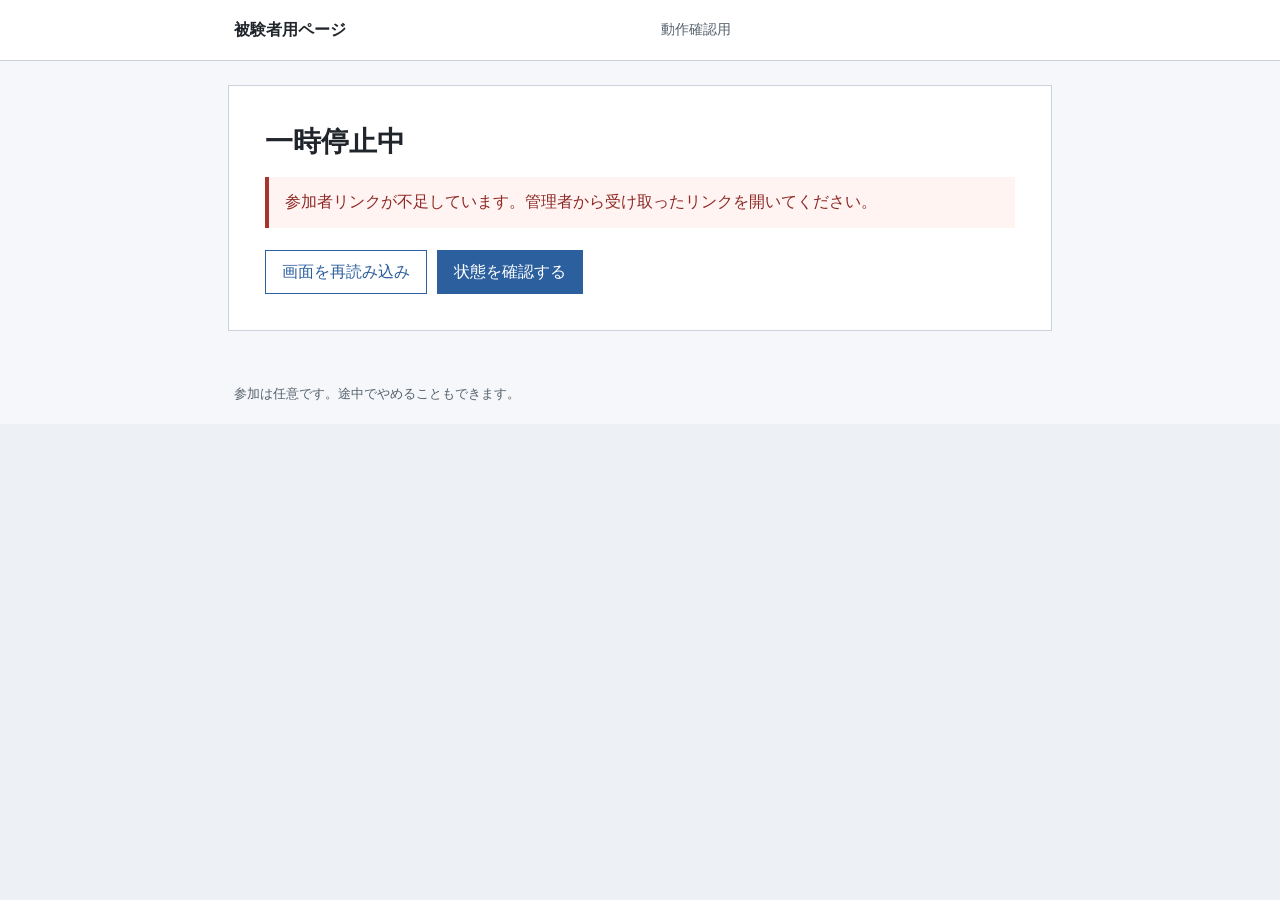
<file: experiment-participant.html>
<!doctype html>
<html lang="ja">
<head>
<meta charset="utf-8">
<meta name="viewport" content="width=device-width,initial-scale=1,viewport-fit=cover">
<meta name="color-scheme" content="light">
<title>被験者用ページ | ARIA</title>
<link rel="stylesheet" href="/experiment.css">
<style>
body.participant { background: #f5f7fa; }
.participant .header-inner, .participant main, .participant footer { max-width: 860px; }
.participant main { padding: 24px 18px 40px; }
.participant .screen { min-height: 0; padding: clamp(20px, 4vw, 36px); border: 1px solid var(--line); }
.participant .screen h1 { margin-top: 0; font-size: clamp(22px, 3vw, 28px); }
.trial-phase { border-bottom: 1px solid var(--line); margin-bottom: 20px; }
.trial-phase .phase-label { margin: 0 0 6px; }
.trial-phase .phase-timing { min-height: 42px; margin-bottom: 10px; }
.trial-phase .phase-timing[hidden] { display: block; visibility: hidden; }
#trialScreen h1 { font-size: clamp(19px, 2.6vw, 24px); }
#trialScreen .choice:disabled { cursor: default; color: var(--muted); background: #f5f7fa; }
#trialScreen .choices { grid-template-columns: repeat(2, minmax(0, 1fr)); }
#trialScreen .confidence-list { grid-template-columns: repeat(2, minmax(0, 1fr)); }
#withdrawTrial { margin-left: auto; }
#trialNotice { margin: 8px 0 0; }
@media (min-width: 760px) {
  #trialScreen .confidence-list { grid-template-columns: repeat(4, minmax(0, 1fr)); }
}
@media(max-width: 760px) { .participant main { padding: 16px 12px 30px; } }
</style>
</head>
<body class="participant">
<header><div class="header-inner"><div class="brand">被験者用ページ</div><span id="modeLabel" class="tag">動作確認用</span><div id="progress" class="progress"></div></div></header>
<main>
  <section class="screen" id="screen" aria-live="polite"><p>セッションを読み込んでいます…</p></section>
  <section class="screen" id="trialScreen" aria-labelledby="trialQuestion" hidden>
    <div class="trial-phase">
      <p id="presentationPhase" class="phase-label" role="status">準備しています</p>
      <div class="phase-timing" id="phaseTiming" aria-live="off">
        <span id="phaseCountdown" class="phase-countdown">処理中</span>
        <progress id="phaseProgress" class="phase-progress" aria-label="提示の残り時間"></progress>
      </div>
    </div>
    <h1 id="trialQuestion" tabindex="-1">今の目は、どの感情に見えましたか？</h1>
    <div id="emotionChoices" class="choices" role="group" aria-label="感情の回答"></div>
    <div id="confidence" class="confidence">
      <h3>回答にどのくらい自信がありますか？</h3>
      <div id="confidenceChoices" class="confidence-list" role="group" aria-label="確信度"></div>
    </div>
    <div class="actions">
      <button type="button" class="button" id="trialAction" hidden></button>
      <button type="button" class="button" id="submitAnswer" disabled>回答を確定</button>
      <button type="button" class="button secondary" id="withdrawTrial">中断</button>
    </div>
    <p id="trialNotice" class="status" role="status"></p>
  </section>
</main>
<footer>参加は任意です。途中でやめることもできます。</footer>
<script>
const $ = id => document.getElementById(id);
const sessionId = new URLSearchParams(location.search).get('session') || '';
const access = new URLSearchParams(location.hash.slice(1)).get('access') || '';
let view = null;
let busy = false;
let abortPending = false;
let answerPresentationId = null;
let responseStarted = 0;
let responseLatency = null;
let selectedEmotion = null;
let selectedConfidence = null;
let hardwareHeartbeat = 0;
let hardwareHeartbeatPending = false;
let hardwareHeartbeatError = null;
let hardwareHeartbeatGeneration = 0;
let cueAudio = null;
let trialControlsReady = false;
const answers=[['anger','怒っている'],['disgust','嫌がっている（嫌悪）'],['fear','怖がっている'],['joy','喜んでいる'],['sadness','悲しんでいる'],['surprise','驚いている'],['neutral','特に感情を感じない'],['other','その他・わからない']];
async function api(path,body={}){const response=await fetch(path,{method:'POST',headers:{'Content-Type':'application/json'},body:JSON.stringify({session_id:sessionId,access,...body})});const result=await response.json();if(!response.ok||!result.ok)throw new Error(result.error||`HTTP ${response.status}`);return result}
async function load(){
  if(!sessionId || !access){
    showError('参加者リンクが不足しています。管理者から受け取ったリンクを開いてください。');
    return;
  }
  try {
    view = await api('/api/experiment/session/state');
    abortPending = false;
    renderState();
  } catch(error) {
    showError(error.message);
  }
}
function updateProgress(){
  if(!view)return;
  const {completed,total} = view.progress;
  $('progress').textContent = view.status === 'completed' || view.needs_break
    ? `${completed} / ${total}`
    : view.practice_done ? `${Math.min(completed+1,total)} / ${total}` : '';
}
function setScreen(html){
  $('trialScreen').hidden = true;
  $('screen').hidden = false;
  $('screen').innerHTML = html;
  window.scrollTo({top:0,behavior:'auto'});
  const target = $('screen').querySelector('h1,h2,button,input');
  if(target){
    if(/^H[12]$/.test(target.tagName))target.tabIndex = -1;
    target.focus({preventScroll:true});
  }
}
function showError(message,canRetry=true){
  setScreen(`<h1>一時停止中</h1><div class="error" role="alert"></div><div class="actions"><button class="button secondary" id="reload">画面を再読み込み</button>${canRetry?'<button class="button" id="retry">状態を確認する</button>':''}</div>`);
  $('screen').querySelector('.error').textContent = message;
  $('reload').onclick = () => location.reload();
  if($('retry'))$('retry').onclick = () => void load();
}
function renderState(){
  updateProgress();
  $('modeLabel').textContent = view.hardware_mode === 'hardware' ? '実機提示' : '動作確認用';
  if(view.status === 'declined'){setScreen('<h1>参加を取りやめました</h1><p>この画面を閉じてください。</p>');return}
  if(view.status === 'aborted'){setScreen('<h1>中断しました</h1><p>ここまでの回答は保存されています。</p>');return}
  if(view.status === 'completed'){renderComplete();return}
  if(!view.consented){renderConsent();return}
  if(view.active){
    if(view.active.phase === 'answer' && view.active.presentation_id){
      showAnswer(view.active.kind === 'practice', view.active.response_elapsed_ms || 0, view.active.presentation_id);
    }else{
      offerTrialAction('提示をやり直しますか？','再提示は記録されます。','もう一度提示する', {replay:true});
    }
    return;
  }
  if(view.needs_break){renderBreak();return}
  if(view.status === 'consented'){renderWelcome();return}
  offerTrialAction('準備ができたら開始してください。','','続ける');
}
function renderConsent(){const notice=view.hardware_mode==='hardware'?'実機の目の表情を見て、感じたことを回答してください。':'動作確認用です。実機は動きません。回答はテストデータとして保存されます。';setScreen(`<h1>実験の説明</h1><p>共通基準の瞼UI値：${view.baseline?.eyelid_open_percent ?? '不明'}%</p><p>ロボットの目がどの感情に見えるかを調べます。表情を見たあと、感情と回答への自信を選んでください。正解は表示しません。</p><p class="notice">${notice}</p><ul class="list"><li>記録するもの：参加者ID、回答、確信度、回答時間、提示条件</li><li>氏名・映像・音声は記録しません。</li><li>参加は自由です。途中でやめても不利益はありません。</li></ul><label class="checkbox"><input id="consentCheck" type="checkbox"><span>説明を読み、参加に同意します。</span></label><div class="actions"><button class="button" id="accept" disabled>同意して進む</button><button class="button secondary" id="decline">同意しない</button></div>`);const check=$('consentCheck');const accept=$('accept');check.addEventListener('change',()=>accept.disabled=!check.checked);accept.onclick=async()=>{if(busy||!check.checked)return;busy=true;accept.disabled=true;try{view=await api('/api/experiment/consent',{accepted:true});renderWelcome()}catch(error){showError(error.message)}finally{busy=false}};$('decline').onclick=async()=>{if(busy)return;busy=true;try{view=await api('/api/experiment/consent',{accepted:false});renderState()}catch(error){showError(error.message)}finally{busy=false}}}
function renderWelcome(){
  const notice = view.hardware_mode === 'hardware'
    ? '開始音が鳴ったらロボットの目を見て、回答音が鳴ったら画面で回答してください。'
    : '動作確認用です。通知音と画面を確認できます。';
  setScreen(`<h1>開始前の確認</h1>
    <p>${notice}</p>
    <p>練習1回のあと、42回の提示を行います。14回目と28回目のあとに休憩できます。回答に時間制限はありません。</p>
    <div class="actions">
      <button class="button secondary" id="testSound">2種類の音を試聴する</button>
      <button class="button" id="begin">練習を始める</button>
      <button class="button secondary" id="withdraw">中断</button>
    </div>
    <p id="soundStatus" class="status" role="status"></p>`);
  $('testSound').onclick = () => void previewCues();
  $('begin').onclick = () => void startFromButton({startSession:true});
  $('withdraw').onclick = () => void abortSession();
}
async function enableCues(){
  if(!cueAudio){
    const Audio = window.AudioContext || window.webkitAudioContext;
    if(!Audio)throw new Error('音声を再生できるブラウザで開いてください。');
    cueAudio = new Audio();
  }
  if(cueAudio.state !== 'running'){
    let timeout;
    try {
      await Promise.race([
        cueAudio.resume(),
        new Promise((_,reject) => {
          timeout = setTimeout(() => reject(new Error('音声の再生を許可してから、もう一度押してください。')), 2000);
        })
      ]);
    } finally {
      clearTimeout(timeout);
    }
  }
  if(cueAudio.state !== 'running')throw new Error('音声を有効にしてから、もう一度押してください。');
}
function playCue(type,offset=0){
  if(cueAudio?.state !== 'running')throw new Error('通知音を再生できませんでした。');
  const frequencies = type === 'start' ? [440,660] : [660,440];
  const start = cueAudio.currentTime + offset;
  for(const [index,frequency] of frequencies.entries()){
    const at = start + index * .11;
    const note = cueAudio.createOscillator();
    const gain = cueAudio.createGain();
    note.frequency.value = frequency;
    gain.gain.setValueAtTime(0,at);
    gain.gain.linearRampToValueAtTime(.12,at+.01);
    gain.gain.linearRampToValueAtTime(0,at+.09);
    note.connect(gain);
    gain.connect(cueAudio.destination);
    note.onended = () => {note.disconnect();gain.disconnect()};
    note.start(at);
    note.stop(at+.09);
  }
}
async function previewCues(){
  if(busy || abortPending)return;
  busy = true;
  const status = $('soundStatus');
  try {
    await enableCues();
    if(abortPending)return;
    playCue('start');
    playCue('answer',.65);
    status.textContent = '低→高が開始音、高→低が回答音です。';
    await new Promise(resolve => setTimeout(resolve, 900));
  }catch(error){
    if(!abortPending)status.textContent = error.message;
  }finally{
    busy = false;
  }
}
function showTrialScreen(){
  if(!trialControlsReady){
    $('emotionChoices').innerHTML = answers.map(([id,label]) =>
      `<button type="button" class="choice" data-emotion="${id}" aria-pressed="false" disabled>${label}</button>`).join('');
    const confidenceLabels = ['ほとんど自信がない','あまり自信がない','やや自信がある','とても自信がある'];
    $('confidenceChoices').innerHTML = confidenceLabels.map((label,i) =>
      `<button type="button" class="choice" data-confidence="${i+1}" aria-pressed="false" disabled>${i+1} · ${label}</button>`).join('');
    for(const button of document.querySelectorAll('[data-emotion]')){
      button.onclick = () => {
        if(busy || !answerPresentationId || button.disabled)return;
        if(selectedEmotion === null)responseLatency = Math.max(0,Math.round(performance.now()-responseStarted));
        if(selectedEmotion !== button.dataset.emotion)selectedConfidence = null;
        selectedEmotion = button.dataset.emotion;
        setAnswerControls(true);
      };
    }
    for(const button of document.querySelectorAll('[data-confidence]')){
      button.onclick = () => {
        if(busy || button.disabled)return;
        selectedConfidence = Number(button.dataset.confidence);
        setAnswerControls(true);
      };
    }
    $('submitAnswer').onclick = () => void submitAnswer();
    $('withdrawTrial').onclick = () => void abortSession();
    trialControlsReady = true;
  }
  const entering = $('trialScreen').hidden;
  $('screen').hidden = true;
  $('trialScreen').hidden = false;
  updateProgress();
  if(entering)window.scrollTo({top:0,behavior:'auto'});
}
function setAnswerControls(enabled){
  const needsConfidence = selectedEmotion !== null && selectedEmotion !== 'other';
  for(const button of document.querySelectorAll('[data-emotion]')){
    button.disabled = !enabled;
    button.setAttribute('aria-pressed',String(button.dataset.emotion === selectedEmotion));
  }
  for(const button of document.querySelectorAll('[data-confidence]')){
    button.disabled = !enabled || !needsConfidence;
    button.setAttribute('aria-pressed',String(Number(button.dataset.confidence) === selectedConfidence));
  }
  $('submitAnswer').disabled = !enabled || selectedEmotion === null || (needsConfidence && selectedConfidence === null);
}
function clearAnswer(){
  answerPresentationId = null;
  responseLatency = null;
  selectedEmotion = null;
  selectedConfidence = null;
  setAnswerControls(false);
}
function offerTrialAction(label,notice,buttonText,options={}){
  showTrialScreen();
  clearAnswer();
  $('phaseTiming').hidden = true;
  $('presentationPhase').textContent = label;
  $('trialNotice').textContent = notice;
  const action = $('trialAction');
  action.textContent = buttonText;
  action.hidden = false;
  action.disabled = false;
  action.onclick = () => void startFromButton(options);
  action.focus({preventScroll:true});
}
async function startFromButton({startSession=false,replay=false,resumeBreak=false}={}){
  if(busy || abortPending)return;
  busy = true;
  const button = startSession ? $('begin') : $('trialAction');
  const status = startSession ? $('soundStatus') : $('trialNotice');
  button.disabled = true;
  try {
    // Audio must be unlocked from the original click, before waiting for an API.
    await enableCues();
    if(abortPending)return;
    if(startSession)view = await api('/api/experiment/start');
    if(resumeBreak)view = await api('/api/experiment/break');
  }catch(error){
    if(!abortPending)status.textContent = error.message;
    return;
  }finally{
    busy = false;
    button.disabled = false;
  }
  await runPresentation(replay);
}
function stopHardwareHeartbeat(){if(hardwareHeartbeat)clearInterval(hardwareHeartbeat);hardwareHeartbeat=0;hardwareHeartbeatGeneration++}
async function checkHardwareHeartbeat(){
  if(view?.hardware_mode!=='hardware')return;
  const generation=hardwareHeartbeatGeneration;
  try{
    const result=await api('/api/experiment/heartbeat');
    if(result.active!==true)throw new Error('実機の操作権が失われました。実験者にお知らせください。');
  }catch(error){if(generation===hardwareHeartbeatGeneration)hardwareHeartbeatError=error;throw error}
}
function startHardwareHeartbeat(){
  if(view?.hardware_mode!=='hardware'||hardwareHeartbeat)return;
  hardwareHeartbeat=setInterval(async()=>{
    if(hardwareHeartbeatPending)return;
    hardwareHeartbeatPending=true;
    const generation=hardwareHeartbeatGeneration;
    try{await checkHardwareHeartbeat()}catch{if(generation===hardwareHeartbeatGeneration)stopHardwareHeartbeat()}finally{hardwareHeartbeatPending=false}
  },500);
}
function delay(ms,onTick){
  return new Promise((resolve,reject)=>{
    const started=performance.now();
    function tick(){
      if(abortPending){reject(new Error('実験を中断しました。'));return}
      if(hardwareHeartbeatError){reject(new Error('実機との接続が途切れました。実験者にお知らせください。'));return}
      const remaining=Math.max(0,ms-(performance.now()-started));
      if(onTick)onTick(remaining);
      if(remaining===0){resolve();return}
      setTimeout(tick,Math.min(100,remaining));
    }
    tick();
  });
}
function showPresentationPhase(label,durationMs=null,remainingMs=durationMs){
  const phase=$('presentationPhase'),countdown=$('phaseCountdown'),bar=$('phaseProgress');
  if(!phase||!countdown||!bar)return;
  if(phase.textContent!==label)phase.textContent=label;
  bar.setAttribute('aria-label',label+'の残り時間');
  if(durationMs===null){
    countdown.textContent='処理中';bar.removeAttribute('value');
    bar.setAttribute('aria-valuetext','処理中');
    return;
  }
  const remaining=Math.max(0,Math.min(durationMs,remainingMs));
  const seconds=(Math.ceil(remaining/100)/10).toFixed(1);
  countdown.textContent='残り '+seconds+' 秒';
  bar.max=durationMs;bar.value=remaining;
  bar.setAttribute('aria-valuetext','残り '+seconds+' 秒');
}
async function waitPresentationPhase(label,ms){
  showPresentationPhase(label,ms,ms);
  await delay(ms,remaining=>showPresentationPhase(label,ms,remaining));
}
async function recordEvent(name){
  if(abortPending)throw new Error('実験を中断しました。');
  if(hardwareHeartbeatError)throw hardwareHeartbeatError;
  await api('/api/experiment/trial/event',{event:name});
  if(abortPending)throw new Error('実験を中断しました。');
}
async function runPresentation(replay=false){
  if(busy || abortPending)return;
  busy = true;
  let trialStarted = false;
  showTrialScreen();
  clearAnswer();
  $('trialAction').hidden = true;
  $('phaseTiming').hidden = false;
  $('trialNotice').textContent = '';
  showPresentationPhase('準備しています');
  try {
    stopHardwareHeartbeat();
    hardwareHeartbeatError = null;
    const stimulus = await api('/api/experiment/trial/start',{replay,protocol_version:view.presentation_protocol?.version});
    trialStarted = true;
    const practice = stimulus.kind === 'practice';
    await recordEvent('instruction');
    startHardwareHeartbeat();
    playCue('start');
    const instruction = view.hardware_mode === 'hardware' ? 'ロボットの目を見てください' : '提示までお待ちください';
    await waitPresentationPhase(practice ? '練習 · '+instruction : instruction,2000);
    showPresentationPhase('表情への移行を開始しています');
    await recordEvent('baseline');
    await recordEvent('transition');
    await waitPresentationPhase('表情へ移行中',500);
    showPresentationPhase('表情の保持を開始しています');
    await recordEvent('target');
    await waitPresentationPhase('表情を表示中',5000);
    showPresentationPhase('基準への復帰を開始しています');
    await recordEvent('return');
    await waitPresentationPhase('基準に戻しています',500);
    showPresentationPhase('回答を準備しています');
    await checkHardwareHeartbeat();
    await recordEvent('response');
    playCue('answer');
    showAnswer(practice,0,stimulus.presentation_id);
  }catch(error){
    stopHardwareHeartbeat();
    hardwareHeartbeatError = null;
    if(!abortPending){
      if(trialStarted)await api('/api/experiment/error',{message:error.message}).catch(()=>{});
      showError(error.message);
    }
  }finally{
    busy = false;
  }
}
function showAnswer(practice,elapsedMs=0,presentationId=answerPresentationId){
  showTrialScreen();
  clearAnswer();
  answerPresentationId = presentationId;
  $('trialAction').hidden = true;
  $('phaseTiming').hidden = true;
  $('presentationPhase').textContent = (practice?'練習の回答':'回答中')+' · 時間制限なし';
  $('trialNotice').textContent = '';
  responseStarted = performance.now()-Math.max(0,Number(elapsedMs)||0);
  setAnswerControls(true);
  $('trialQuestion').focus({preventScroll:true});
}
async function submitAnswer(){
  if(busy || abortPending || !answerPresentationId || selectedEmotion === null
      || (selectedEmotion !== 'other' && selectedConfidence === null))return;
  busy = true;
  setAnswerControls(false);
  $('trialNotice').textContent = '回答を保存しています…';
  // A reloaded answer page may need a new click to unlock audio.
  const audioReady = cueAudio?.state === 'running' ? null : enableCues().catch(() => {});
  try {
    view = await api('/api/experiment/answer',{
      presentation_id:answerPresentationId,perceived_emotion:selectedEmotion,
      confidence:selectedEmotion==='other'?null:selectedConfidence,response_latency_ms:responseLatency
    });
    if(abortPending)return;
    if(view.status === 'completed'){stopHardwareHeartbeat();renderComplete();return}
    if(view.needs_break){stopHardwareHeartbeat();renderBreak();return}
    if(audioReady)await audioReady;
    if(abortPending)return;
    if(cueAudio?.state !== 'running'){
      offerTrialAction('回答を保存しました。','次の試行のため通知音を有効にしてください。','音を有効にして続ける');
      return;
    }
  }catch(error){
    if(!abortPending)showError(error.message);
    return;
  }finally{
    busy = false;
  }
  await runPresentation();
}
function renderBreak(){
  offerTrialAction('休憩',`${view.progress.completed} / ${view.progress.total} 回が終わりました。`,'再開する',{resumeBreak:true});
}
function renderComplete(){updateProgress();setScreen(`<h1>終了しました</h1><p>回答を保存しました。ご協力ありがとうございました。</p><label class="muted" for="freeText">コメント（任意）</label><textarea id="freeText" class="textarea" maxlength="2000" placeholder="気になった点があれば入力してください"></textarea><div class="actions"><button class="button" id="finish">終了する</button></div><div id="finishStatus" class="status" role="status"></div>`);$('finish').onclick=async()=>{if(busy)return;busy=true;try{await api('/api/experiment/feedback',{free_text:$('freeText').value});$('finishStatus').textContent='保存しました。この画面を閉じてください。';$('finish').disabled=true}catch(error){$('finishStatus').textContent=error.message}finally{busy=false}}}
async function abortSession(){if(abortPending||!confirm('実験を中断しますか？ ここまでの記録は保存されます。'))return;abortPending=true;stopHardwareHeartbeat();try{view=await api('/api/experiment/abort');renderState()}catch(error){showError(error.message)}}
window.addEventListener('pagehide',()=>{stopHardwareHeartbeat();if(view?.hardware_mode==='hardware')fetch('/api/experiment/hardware/stop',{method:'POST',headers:{'Content-Type':'application/json'},body:JSON.stringify({session_id:sessionId,access}),keepalive:true}).catch(()=>{})});
load();
</script>
</body>
</html>
</file>
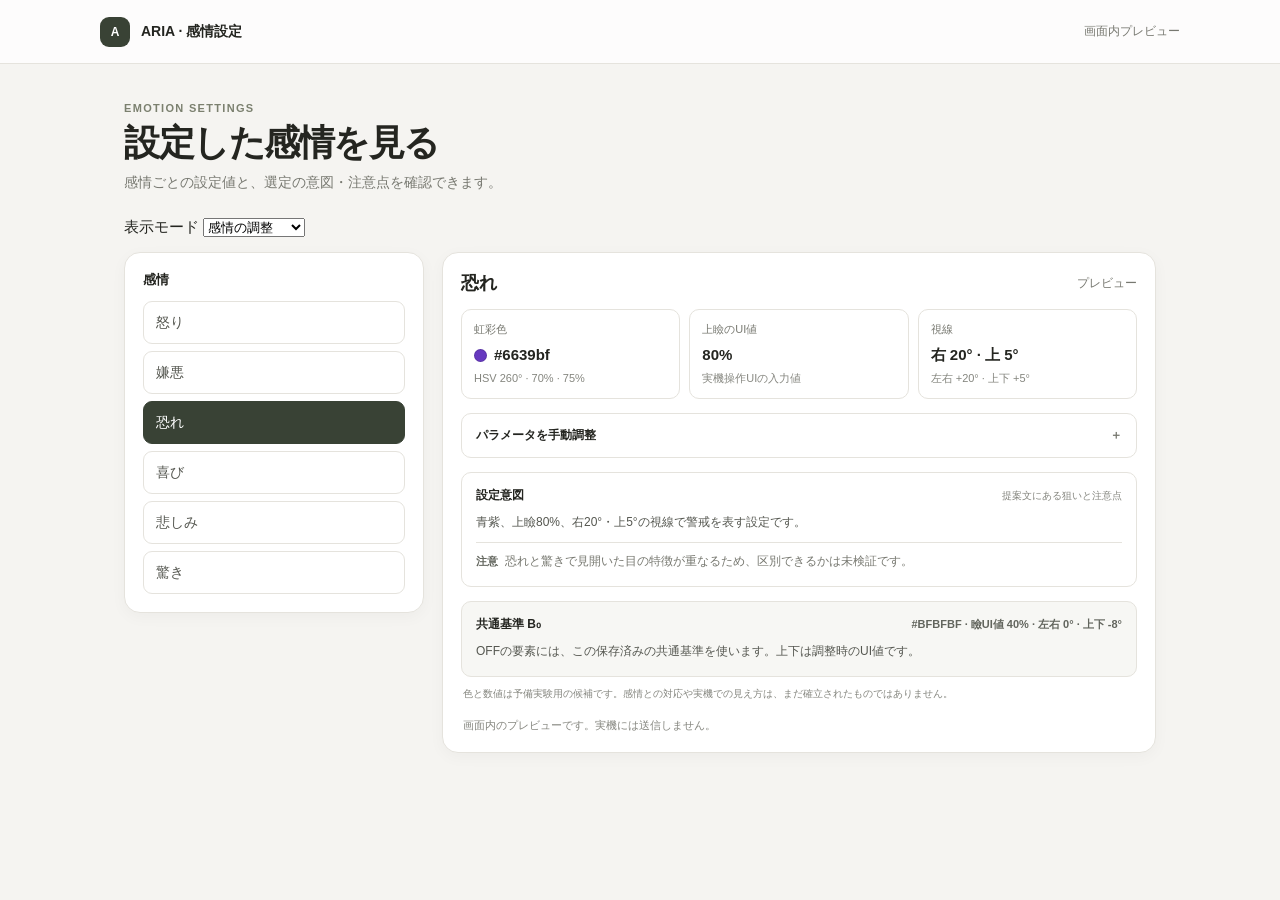
<file: study.html>
<!doctype html>
<html lang="ja">
<head>
<meta charset="utf-8">
<meta name="viewport" content="width=device-width, initial-scale=1">
<meta name="theme-color" content="#f5f4f1">
<meta name="description" content="ARIAに設定した6感情の虹彩色、上瞼開度、視線を確認するページ">
<title>ARIA — 感情設定</title>
<style>
[hidden]{display:none!important}
:root{color-scheme:light;--bg:#f5f4f1;--surface:#fff;--text:#242520;--muted:#777870;--line:#e5e3dd;--accent:#394235;--soft:#eef0e9;--iris:#bfbfbf;--gx:0;--gy:0;--open:.65;font-family:-apple-system,BlinkMacSystemFont,"Segoe UI","Hiragino Kaku Gothic ProN","Yu Gothic",Meiryo,sans-serif;color:var(--text);background:var(--bg)}*{box-sizing:border-box}body{margin:0;background:var(--bg);font-size:15px}button{font:inherit;color:inherit;cursor:pointer}button:disabled{opacity:.5;cursor:wait}button:focus-visible{outline:3px solid #82966b;outline-offset:2px}.topbar{height:64px;padding:0 max(24px,calc((100vw - 1080px)/2));display:flex;align-items:center;justify-content:space-between;border-bottom:1px solid var(--line);background:rgba(255,255,255,.78)}.brand{display:flex;align-items:center;gap:11px;font-size:14px;font-weight:650}.brand-mark{width:30px;height:30px;display:grid;place-items:center;border-radius:9px;background:var(--accent);color:white;font-size:12px}.mode{font-size:12px;color:var(--muted)}.page{max-width:1080px;margin:0 auto;padding:38px 24px 54px}.intro{margin-bottom:24px}.eyebrow{color:#7b806f;font-size:11px;font-weight:650;letter-spacing:.12em}.intro h1{font-size:clamp(27px,4vw,36px);letter-spacing:-.04em;line-height:1.15;margin:8px 0;font-weight:650}.intro p{margin:0;color:var(--muted);font-size:14px;line-height:1.65}.layout{display:grid;grid-template-columns:300px minmax(0,1fr);gap:18px;align-items:start}.card{background:var(--surface);border:1px solid var(--line);border-radius:16px;box-shadow:0 4px 16px rgba(27,29,23,.035)}.emotion-card{padding:18px}.section-title{display:block;margin:0 0 12px;font-size:13px;font-weight:650}.emotions{display:grid;gap:7px}.emotion{min-height:43px;padding:9px 12px;border:1px solid var(--line);border-radius:9px;background:white;text-align:left;color:#555750;font-size:14px;transition:border-color .15s,background .15s,color .15s}.emotion:hover{border-color:#a7ae9c}.emotion[aria-pressed=true]{border-color:var(--accent);background:var(--accent);color:white}.detail-card{padding:18px}.detail-head{display:flex;align-items:center;justify-content:space-between;gap:12px;margin-bottom:14px}.detail-head h2{margin:0;font-size:18px;font-weight:650}.status{font-size:12px;color:var(--muted);text-align:right}.eye-stage{height:260px;position:relative;overflow:hidden;display:grid;place-items:center;border-radius:12px;background:radial-gradient(ellipse at center,#f5f2e9 0,#eeece5 60%,#e6e4dd 100%)}.eye-stage:before,.eye-stage:after{content:"";position:absolute;pointer-events:none;background:#69705e12}.eye-stage:before{width:1px;height:88%;top:6%;left:50%}.eye-stage:after{height:1px;width:90%;left:5%;top:50%}.eye-pair{z-index:1;display:flex;align-items:center;gap:16px;transform:translateY(5px)}.eye{position:relative;width:clamp(116px,16vw,170px);height:88px;overflow:hidden;border-radius:50% / 55%;background:linear-gradient(180deg,#fffefa,#eeeade 80%,#ddd9ca);box-shadow:inset 0 -5px 14px #55513b18,0 7px 16px #3333;transform:scaleY(clamp(.12,var(--open),1));transition:transform .12s ease}.iris{position:absolute;left:50%;top:50%;width:60px;height:66px;transform:translate(calc(-50% + var(--gx)*20px),calc(-50% - var(--gy)*14px));border-radius:50%;background:radial-gradient(circle at 35% 30%,#fff9 0 5%,transparent 6%),radial-gradient(circle at 48% 48%,#141914 0 21%,color-mix(in srgb,var(--iris) 82%,#242822 18%) 23% 58%,color-mix(in srgb,var(--iris) 52%,#10140f 48%) 62% 81%,#23291f 84%);box-shadow:0 0 0 2px #171b1540;transition:background .12s ease}.pupil{position:absolute;left:50%;top:50%;width:24px;height:31px;transform:translate(-50%,-50%);border-radius:50%;background:#10140f}.glint{position:absolute;top:15px;left:18px;width:8px;height:8px;border-radius:50%;background:#fffbe8}.caption{position:absolute;bottom:12px;left:0;right:0;text-align:center;color:#888981;font-size:11px}.values{display:grid;grid-template-columns:repeat(3,1fr);gap:9px;margin-top:14px}.value-card{min-width:0;padding:12px;border:1px solid var(--line);border-radius:10px;background:#fff}.value-label{display:block;margin-bottom:8px;color:var(--muted);font-size:11px}.value-main{font-size:15px;font-weight:650;line-height:1.35;overflow-wrap:anywhere}.value-sub{margin-top:5px;color:#85867f;font-size:11px;line-height:1.4}.swatch{display:inline-block;width:13px;height:13px;margin-right:7px;border:1px solid #0002;border-radius:50%;vertical-align:-2px}.device-controls{margin-top:14px;padding:13px;border-radius:10px;background:#f7f7f4}.device-actions{display:flex;flex-wrap:wrap;gap:8px}.primary{min-height:42px;padding:0 16px;border:0;border-radius:9px;background:var(--accent);color:white;font-weight:650;font-size:13px}.secondary{min-height:42px;padding:0 13px;border:1px solid var(--line);border-radius:9px;background:white;color:var(--text);font-size:13px}.notice{margin:9px 0 0;color:var(--muted);font-size:11px;line-height:1.5}.footnote{margin:16px 2px 0;color:#85867f;font-size:11px;line-height:1.55}.rationale,.baseline{margin-top:14px;padding:14px;border:1px solid var(--line);border-radius:10px;background:#fff}.rationale-head,.baseline-head{display:flex;justify-content:space-between;align-items:baseline;gap:10px}.rationale-head strong,.baseline-head strong{font-size:12px;font-weight:650}.rationale-head span{color:#85867f;font-size:10px}.intent,.caveat,.baseline p{margin:9px 0 0;font-size:12px;line-height:1.65;color:#555750}.caveat{padding-top:9px;border-top:1px solid var(--line);color:#777870}.caveat strong{margin-right:7px;color:#62655d;font-size:11px}.baseline{background:#f7f7f4}.baseline-head span{font-size:11px;font-weight:600;color:#62655d}.candidate-note{margin:9px 2px 0;color:#85867f;font-size:10px;line-height:1.5}.adjuster{margin-top:14px;border:1px solid var(--line);border-radius:10px;background:#fff}.adjuster summary{padding:13px 14px;font-size:12px;font-weight:650;cursor:pointer;list-style:none}.adjuster summary::-webkit-details-marker{display:none}.adjuster summary:after{content:'＋';float:right;color:var(--muted)}.adjuster[open] summary:after{content:'−'}.slider-grid{display:grid;grid-template-columns:1fr 1fr;gap:13px 16px;padding:0 14px 14px}.slider-control{display:grid;gap:6px;color:#62655d;font-size:11px}.slider-head{display:flex;align-items:center;justify-content:space-between;gap:8px}.slider-head output{font-size:11px;font-weight:650;color:var(--text)}input[type=range]{width:100%;margin:0;accent-color:var(--accent)}.adjuster-footer{display:flex;align-items:center;gap:10px;padding:0 14px 14px}.adjuster-footer span{color:#85867f;font-size:10px;line-height:1.45}.adjuster-footer .secondary{min-height:34px;white-space:nowrap;font-size:11px}@media(max-width:760px){.page{padding:28px 16px 40px}.layout{grid-template-columns:1fr}.emotion-card{order:0}.emotions{grid-template-columns:repeat(3,1fr)}.emotion{text-align:center;padding:8px 4px}.eye-stage{height:230px}.topbar{padding:0 16px}}@media(max-width:440px){.emotions{grid-template-columns:repeat(2,1fr)}.eye-stage{height:205px}.eye{width:36vw;height:72px}.iris{width:51px;height:56px}.values{grid-template-columns:1fr}.value-card{display:grid;grid-template-columns:85px 1fr;align-items:center;gap:5px 8px}.value-label{grid-row:span 2;margin:0}.value-sub{margin:0}}@media(prefers-reduced-motion:reduce){*,*:before,*:after{transition:none!important}}
</style>
</head>
<body>
<header class="topbar">
  <div class="brand"><span class="brand-mark">A</span><span>ARIA · 感情設定</span></div>
  <div id="modeBadge" class="mode">画面内プレビュー</div>
</header>
<main class="page">
  <section class="intro">
    <div class="eyebrow">EMOTION SETTINGS</div>
    <h1>設定した感情を見る</h1>
    <p>感情ごとの設定値と、選定の意図・注意点を確認できます。</p>
  </section>
  <p><label for="studyMode">表示モード </label><select id="studyMode"><option value="manual">感情の調整</option><option value="conditions">42条件の確認</option></select></p>
  <section id="conditionControls" hidden aria-label="42条件の確認">
    <p>ONは選んだ感情の値、OFFは共通基準B₀の値です。確認中は保存済み設定を固定します。</p>
    <p><label for="conditionSelect">要素の組合せ </label><select id="conditionSelect">
      <option value="C">色のみ</option><option value="L">瞼のみ</option><option value="G">視線のみ</option>
      <option value="CL">色＋瞼</option><option value="CG">色＋視線</option><option value="LG">瞼＋視線</option><option value="CLG">色＋瞼＋視線</option>
    </select></p>
    <p><button id="previousCondition" class="secondary">前へ</button> <output id="conditionProgress" aria-live="polite"></output> <button id="nextCondition" class="secondary">次へ</button></p>
    <p><button id="showBaseline" class="secondary">B₀を実機で表示</button><button id="showCondition" class="secondary">選択中の条件を表示</button></p>
    <p id="conditionFactors"></p><p id="conditionDuplicates" class="notice"></p>
    <p class="notice">実機操作中は選んだ条件を保持します。自動では進みません。「正面・開眼へ戻す」で終了します。</p>
  </section>
  <div class="layout">
    <aside class="card emotion-card">
      <span class="section-title">感情</span>
      <div id="emotions" class="emotions" role="group" aria-label="感情を選択"></div>
    </aside>
    <section class="card detail-card" aria-labelledby="selectedEmotion">
      <div class="detail-head"><h2 id="selectedEmotion">恐れ</h2><span id="deviceStatus" class="status">プレビュー</span></div>
      <div id="device" hidden class="eye-stage" style="--iris:#6639BF;--gx:.8;--gy:0;--open:.9">
        <div class="eye-pair" aria-hidden="true">
          <div class="eye"><div class="iris"><div class="pupil"></div><div class="glint"></div></div></div>
          <div class="eye"><div class="iris"><div class="pupil"></div><div class="glint"></div></div></div>
        </div>
        <div class="caption">選択した感情のプレビュー</div>
      </div>
      <div class="values">
        <div class="value-card"><span class="value-label">虹彩色</span><div id="colorValue" class="value-main"><i class="swatch"></i>#6639BF</div><div id="colorDetail" class="value-sub">HSV 260° · 70% · 75%</div></div>
        <div class="value-card"><span class="value-label">上瞼のUI値</span><div id="lidValue" class="value-main">5%</div><div class="value-sub">実機操作UIの入力値</div></div>
        <div class="value-card"><span class="value-label">視線</span><div id="gazeValue" class="value-main">右 20° · 正面 0°</div><div id="gazeDetail" class="value-sub">正面から見た方向</div></div>
      </div>
      <details class="adjuster" id="adjuster">
        <summary>パラメータを手動調整</summary>
        <div class="slider-grid">
          <label class="slider-control"><span class="slider-head">色相 H <output id="hueOutput">260°</output></span><input id="hueSlider" data-param-slider type="range" min="0" max="359" step="1"></label>
          <label class="slider-control"><span class="slider-head">彩度 S <output id="satOutput">70%</output></span><input id="satSlider" data-param-slider type="range" min="0" max="100" step="1"></label>
          <label class="slider-control"><span class="slider-head">明度 V <output id="valOutput">75%</output></span><input id="valSlider" data-param-slider type="range" min="0" max="100" step="1"></label>
          <label class="slider-control"><span class="slider-head">上瞼 UI値 <output id="lidOutput">5%</output></span><input id="lidSlider" data-param-slider type="range" min="0" max="100" step="1"></label>
          <label class="slider-control"><span class="slider-head">視線 左右 <output id="gazeXOutput">右 +20°</output></span><input id="gazeXSlider" data-param-slider type="range" min="-20" max="20" step="1"></label>
          <label class="slider-control"><span class="slider-head">視線 上下 <output id="gazeYOutput">正面 0°</output></span><input id="gazeYSlider" data-param-slider type="range" min="-20" max="20" step="1"></label>
        </div>
        <div class="adjuster-footer"><button id="resetParams" class="secondary">この感情の初期値に戻す</button><span>調整値はサーバーに保存します。実機操作中はスライダーに追従します。</span></div>
      </details>
      <section id="rationale" class="rationale" aria-labelledby="rationaleTitle">
        <div class="rationale-head"><strong id="rationaleTitle">設定意図</strong><span>提案文にある狙いと注意点</span></div>
        <p id="emotionIntent" class="intent"></p>
        <p class="caveat"><strong>注意</strong><span id="emotionCaveat"></span></p>
      </section>
      <section class="baseline" aria-label="共通基準 B0">
        <div class="baseline-head"><strong>共通基準 B₀</strong><span id="baselineValues"></span></div>
        <p>OFFの要素には、この保存済みの共通基準を使います。上下は調整時のUI値です。</p>
      </section>
      <p class="candidate-note">色と数値は予備実験用の候補です。感情との対応や実機での見え方は、まだ確立されたものではありません。</p>
      <div id="deviceControls" class="device-controls" hidden>
        <div class="device-actions"><button id="applyButton" class="primary">実機で表示</button><button id="releaseButton" class="secondary" hidden>正面・開眼へ戻す</button></div>
        <p id="notice" class="notice">感情を選んだだけでは実機は動きません。実機操作を開始すると、手動調整が実機へ追従します。</p>
      </div>
      <p id="previewNote" class="footnote">画面内のプレビューです。実機には送信しません。</p>
    </section>
  </div>
</main>
<script>
const EMOTIONS=[
  {id:'anger',name:'怒り',hsv:[0,70,75],lid:.55,gaze:[0,0],intent:'赤色、上瞼55%、正面視線で威圧や対峙を表す設定です。',caveat:'眉の形状は使わず、上瞼だけで怒りが伝わるかは未確認です。'},
  {id:'disgust',name:'嫌悪',hsv:[110,70,75],lid:.55,gaze:[18,-20],intent:'緑色、上瞼55%、右18°・下20°の視線で拒絶や忌避を表す狙いです。',caveat:'緑色の連想と具体的な視線角度は探索的です。鼻や口の特徴はありません。'},
  {id:'fear',name:'恐れ',hsv:[260,70,75],lid:.80,gaze:[20,5],intent:'青紫、上瞼80%、右20°・上5°の視線で警戒を表す設定です。',caveat:'恐れと驚きで見開いた目の特徴が重なるため、区別できるかは未検証です。'},
  {id:'joy',name:'喜び',hsv:[45,70,75],lid:.31,gaze:[0,-20],intent:'黄橙色、上瞼31%、下20°の視線で親しみや肯定を表す狙いです。',caveat:'頬や下瞼は動かないため、上瞼だけで笑顔が伝わるかは未確認です。'},
  {id:'sadness',name:'悲しみ',hsv:[220,70,75],lid:.80,gaze:[0,5],intent:'青色、上瞼80%、視線は正面から上5°の実機設定です。',caveat:'上向きの眼球視線は、首をうつむける動きとは異なります。青色の効果は探索的です。'},
  {id:'surprise',name:'驚き',hsv:[185,70,75],lid:0,gaze:[0,0],intent:'水色、正面視線。上瞼UI値0%は、実機写真で目が見開いていた入力値です。',caveat:'0%はUI入力値のまま保持し、100%へ反転していません。感情認識の有効性は未確認です。'},
];
const DEVICE_MODE=location.pathname==='/study';
let emotion=EMOTIONS.find(x=>x.id==='fear');
const SETTINGS_KEY='aria-emotion-settings-v2';
let neutralConfig={iris_hex:'#BFBFBF',eyelid_open_percent:40,gaze_horizontal_deg:0,gaze_vertical_deg:-8};
let serverConfigTimer=0,serverConfigSave=Promise.resolve(),serverConfigVersion=null;
const CONDITION_ORDER=['C','L','G','CL','CG','LG','CLG'];
let inspectionTrials=[],inspectionConfig=null,conditionFactors='C',inspectionLoading=false,displayBaseline=false;
function isInspection(){return el('studyMode').value==='conditions'}
function currentTrial(){return inspectionTrials.find(row=>row.intended_emotion===emotion.id&&row.factors.join('')===conditionFactors)}
function selectedLabel(){if(isInspection()&&displayBaseline)return '共通基準 B₀';return emotion.name+(isInspection()?' / '+conditionFactors:'')}
function saveServerSettings(){
  clearTimeout(serverConfigTimer);serverConfigTimer=0;
  const config=buildServerConfig();
  serverConfigSave=serverConfigSave.catch(()=>{}).then(()=>api('/api/experiment/config',{config,expected_version:serverConfigVersion})).then(data=>{serverConfigVersion=data.config_version;return data});
  return serverConfigSave;
}
function boundedSetting(value,low,high,fallback){const number=Number(value);return Number.isFinite(number)?Math.max(low,Math.min(high,number)):fallback}
function loadSettings(){
  let saved={};
  try{saved=JSON.parse(localStorage.getItem(SETTINGS_KEY)||'{}')||{}}catch{}
  return Object.fromEntries(EMOTIONS.map(item=>{
    const value=saved[item.id]||{};const hsv=Array.isArray(value.hsv)&&value.hsv.length===3?value.hsv:item.hsv;
    const gaze=Array.isArray(value.gaze)&&value.gaze.length===2?value.gaze:item.gaze;
    return [item.id,{hsv:[boundedSetting(hsv[0],0,359,item.hsv[0]),boundedSetting(hsv[1],0,100,item.hsv[1]),boundedSetting(hsv[2],0,100,item.hsv[2])],lid:boundedSetting(value.lid,0,1,item.lid),gaze:[boundedSetting(gaze[0],-20,20,item.gaze[0]),boundedSetting(gaze[1],-20,20,item.gaze[1])]}];
  }));
}
function saveSettings(){
  try{localStorage.setItem(SETTINGS_KEY,JSON.stringify(settingsByEmotion))}catch{}
  if(DEVICE_MODE){clearTimeout(serverConfigTimer);serverConfigTimer=setTimeout(()=>{saveServerSettings().catch(error=>{controlError='サーバーへの設定保存に失敗しました: '+error.message;renderSelected()})},350)}
}
const settingsByEmotion=loadSettings();
let deviceToken=null,deviceSequence=0,deviceHeartbeat=0,appliedEmotion=null;
let deviceUpdateTimer=0,deviceUpdateBusy=false,deviceUpdatePending=false,controlError='';
const el=id=>document.getElementById(id);
function hsvHex([h,s,v]){
  s/=100;v/=100;
  const c=v*s,x=c*(1-Math.abs((h/60)%2-1)),m=v-c;
  const rgb=h<60?[c,x,0]:h<120?[x,c,0]:h<180?[0,c,x]:h<240?[0,x,c]:h<300?[x,0,c]:[c,0,x];
  return '#'+rgb.map(n=>Math.round((n+m)*255).toString(16).padStart(2,'0')).join('');
}
function hexHsv(hex){
  const value=hex.replace('#','');const r=parseInt(value.slice(0,2),16)/255;const g=parseInt(value.slice(2,4),16)/255;const b=parseInt(value.slice(4,6),16)/255;
  const max=Math.max(r,g,b),min=Math.min(r,g,b),delta=max-min;let h=0;
  if(delta){if(max===r)h=60*(((g-b)/delta)%6);else if(max===g)h=60*((b-r)/delta+2);else h=60*((r-g)/delta+4)}
  if(h<0)h+=360;return [Math.round(h),max===0?0:Math.round(delta/max*100),Math.round(max*100)];
}
function applyServerConfig(config){
  neutralConfig=config.neutral;
  for(const item of EMOTIONS){const row=config.emotions[item.id];settingsByEmotion[item.id]={hsv:hexHsv(row.iris_hex),lid:Number(row.eyelid_open_percent)/100,gaze:[Number(row.gaze_horizontal_deg),Number(row.gaze_vertical_deg)]}}
  try{localStorage.setItem(SETTINGS_KEY,JSON.stringify(settingsByEmotion))}catch{}
}
function buildServerConfig(){
  return {neutral:neutralConfig,emotions:Object.fromEntries(EMOTIONS.map(item=>{const value=settingsByEmotion[item.id];return [item.id,{iris_hex:hsvHex(value.hsv).toUpperCase(),eyelid_open_percent:Math.round(value.lid*100),gaze_horizontal_deg:Math.round(value.gaze[0]),gaze_vertical_deg:Math.round(value.gaze[1])}]}))};
}
async function loadServerConfig(){if(!DEVICE_MODE)return;const data=await api('/api/experiment/config');serverConfigVersion=data.config_version;if(!data.config_initialized){const saved=localStorage.getItem(SETTINGS_KEY);if(saved){const migrated=await api('/api/experiment/config',{config:buildServerConfig(),expected_version:serverConfigVersion});serverConfigVersion=migrated.config_version;applyServerConfig(migrated.config);return}}applyServerConfig(data.config)}
function deviceState(item){
  return {
    pose:{x:Math.max(-1,Math.min(1,item.gaze[0]/20)),y:Math.max(-1,Math.min(1,item.gaze[1]/20)),openness:1-item.lid},
    irisColor:item.irisHex||hsvHex(item.hsv)
  };
}
function gazeLabel(value,positive,negative){
  if(value===0)return '正面 0°';
  return (value>0?positive:negative)+' '+Math.abs(value)+'°';
}
function currentSettings(){
  if(!isInspection()||!currentTrial())return settingsByEmotion[emotion.id];
  const row=displayBaseline?inspectionConfig.neutral:currentTrial().actual_target_values;
  return {irisHex:row.iris_hex,hsv:hexHsv(row.iris_hex),lid:row.eyelid_open_percent/100,gaze:[row.gaze_horizontal_deg,row.gaze_vertical_deg]};
}
function renderConditions(){
  const reviewing=isInspection();
  el('conditionControls').hidden=!reviewing;
  el('adjuster').hidden=reviewing;el('rationale').hidden=reviewing;
  el('studyMode').disabled=inspectionLoading;
  el('conditionSelect').value=conditionFactors;
  const trial=currentTrial(),index=inspectionTrials.indexOf(trial);
  el('conditionProgress').textContent=trial?(index+1)+' / '+inspectionTrials.length+' · '+trial.trial_slot_id:'読み込み中';
  el('previousCondition').disabled=index<=0||inspectionLoading;
  el('nextCondition').disabled=index<0||index>=inspectionTrials.length-1||inspectionLoading;
  el('conditionSelect').disabled=inspectionLoading;
  el('showBaseline').disabled=inspectionLoading||!DEVICE_MODE;
  el('showCondition').disabled=inspectionLoading||!DEVICE_MODE;
  el('showBaseline').setAttribute('aria-pressed',String(displayBaseline));
  el('conditionFactors').textContent=['C','L','G'].map((factor,i)=>['色','瞼','視線'][i]+': '+(conditionFactors.includes(factor)?'ON（感情の値）':'OFF（B₀）')).join(' / ');
  const duplicates=trial?inspectionTrials.filter(row=>row!==trial&&row.physical_state_id===trial.physical_state_id):[];
  el('conditionDuplicates').textContent=duplicates.length?'同じ設定の条件: '+duplicates.map(row=>row.trial_slot_id).join('、'):'';
  const base=reviewing&&inspectionConfig?inspectionConfig.neutral:neutralConfig;
  el('baselineValues').textContent=base.iris_hex+' · 瞼UI値 '+base.eyelid_open_percent+'% · 左右 '+base.gaze_horizontal_deg+'° · 上下 '+base.gaze_vertical_deg+'°';
}
async function changeStudyMode(){
  displayBaseline=false;inspectionLoading=true;renderSelected();
  try{
    await releaseDevice();
    if(isInspection()){
      if(serverConfigTimer)await saveServerSettings();else await serverConfigSave;
      const config=DEVICE_MODE?(await api('/api/experiment/config')).config:buildServerConfig();
      const result=await api('/api/experiment/preview',{config});
      inspectionConfig=config;
      inspectionTrials=result.trials.sort((a,b)=>EMOTIONS.findIndex(e=>e.id===a.intended_emotion)-EMOTIONS.findIndex(e=>e.id===b.intended_emotion)||CONDITION_ORDER.indexOf(a.factors.join(''))-CONDITION_ORDER.indexOf(b.factors.join('')));
      emotion=EMOTIONS[0];conditionFactors='C';
    }
    controlError='';
  }catch(error){el('studyMode').value='manual';controlError='条件を読み込めません: '+error.message}
  finally{inspectionLoading=false;render()}
}
function stepCondition(delta){
  const index=inspectionTrials.indexOf(currentTrial());
  const trial=inspectionTrials[index+delta];
  if(!trial||inspectionLoading)return;
  displayBaseline=false;
  emotion=EMOTIONS.find(item=>item.id===trial.intended_emotion);
  conditionFactors=trial.factors.join('');render();queueDeviceUpdate();
}
function renderEyes(settings){
  const stage=el('device');
  stage.style.setProperty('--iris',hsvHex(settings.hsv));
  stage.style.setProperty('--open',1-settings.lid);
  stage.style.setProperty('--gx',Math.max(-1,Math.min(1,settings.gaze[0]/25)));
  stage.style.setProperty('--gy',Math.max(-1,Math.min(1,settings.gaze[1]/20)));
}
function renderSelected(){
  const settings=currentSettings();
  renderConditions();
  el('selectedEmotion').textContent=selectedLabel();
  const color=settings.irisHex||hsvHex(settings.hsv);
  el('colorValue').innerHTML='<i class="swatch" style="background:'+color+'"></i>'+color;
  el('colorDetail').textContent='HSV '+settings.hsv[0]+'° · '+settings.hsv[1]+'% · '+settings.hsv[2]+'%';
  el('lidValue').textContent=Math.round(settings.lid*100)+'%';
  el('gazeValue').textContent=gazeLabel(settings.gaze[0],'右','左')+' · '+gazeLabel(settings.gaze[1],'上','下');
  el('gazeDetail').textContent='左右 '+(settings.gaze[0]>0?'+':'')+settings.gaze[0]+'° · 上下 '+(settings.gaze[1]>0?'+':'')+settings.gaze[1]+'°';
  el('emotionIntent').textContent=emotion.intent;
  el('emotionCaveat').textContent=emotion.caveat;
  el('hueSlider').value=settings.hsv[0];el('hueOutput').textContent=settings.hsv[0]+'°';
  el('satSlider').value=settings.hsv[1];el('satOutput').textContent=settings.hsv[1]+'%';
  el('valSlider').value=settings.hsv[2];el('valOutput').textContent=settings.hsv[2]+'%';
  el('lidSlider').value=Math.round(settings.lid*100);el('lidOutput').textContent=Math.round(settings.lid*100)+'%';
  el('gazeXSlider').value=settings.gaze[0];el('gazeXOutput').textContent=gazeLabel(settings.gaze[0],'右','左');
  el('gazeYSlider').value=settings.gaze[1];el('gazeYOutput').textContent=gazeLabel(settings.gaze[1],'上','下');
  renderEyes(settings);
  document.querySelectorAll('[data-emotion]').forEach(button=>button.setAttribute('aria-pressed',String(button.dataset.emotion===emotion.id)));
  if(DEVICE_MODE){
    const applied=appliedEmotion;
    el('deviceStatus').textContent=controlError|| (deviceToken?'実機操作中'+(applied?' · '+applied:''):'実機は待機中');
    el('applyButton').textContent=deviceToken?'実機操作中':'実機操作を開始';
    el('applyButton').disabled=Boolean(deviceToken)||inspectionLoading;
    el('releaseButton').hidden=!deviceToken;
  }else{
    el('deviceStatus').textContent='プレビュー';
  }
}
function render(){
  el('emotions').innerHTML=EMOTIONS.map(item=>'<button class="emotion" data-emotion="'+item.id+'" aria-pressed="'+(item.id===emotion.id)+'">'+item.name+'</button>').join('');
  renderSelected();
}
async function api(path,body){
  const response=await fetch(path,{method:body===undefined?'GET':'POST',headers:body===undefined?{}:{'Content-Type':'application/json'},body:body===undefined?undefined:JSON.stringify(body)});
  const result=await response.json();
  if(!response.ok||!result.ok)throw new Error(result.error||('HTTP '+response.status));
  return result;
}
function startHeartbeat(){
  if(deviceHeartbeat)clearInterval(deviceHeartbeat);
  deviceHeartbeat=setInterval(function(){
    if(deviceToken)api('/api/live/keepalive',{token:deviceToken}).catch(function(error){
      deviceToken=null;appliedEmotion=null;clearInterval(deviceHeartbeat);deviceHeartbeat=0;
      controlError=error.message||'実機との接続が切れました';renderSelected();
    });
  },450);
}
async function sendDeviceState(){
  if(!deviceToken)return;
  const label=selectedLabel();
  await api('/api/live/input',Object.assign({token:deviceToken,sequence:deviceSequence++},deviceState(currentSettings())));
  appliedEmotion=label;
}
function queueDeviceUpdate(){
  if(!deviceToken)return;
  deviceUpdatePending=true;
  if(deviceUpdateTimer)clearTimeout(deviceUpdateTimer);
  deviceUpdateTimer=setTimeout(function(){deviceUpdateTimer=0;void flushDeviceUpdate()},80);
}
async function flushDeviceUpdate(){
  if(deviceUpdateBusy||!deviceUpdatePending||!deviceToken)return;
  deviceUpdateBusy=true;deviceUpdatePending=false;
  try{await sendDeviceState();controlError='';el('notice').textContent=isInspection()?'実機操作中です。'+selectedLabel()+'を保持しています。前へ・次へで切り替えられます。':'実機操作中です。色・瞼・視線のスライダーが実機へ追従します。'}
  catch(error){
    controlError=error.message||'実機との接続が切れました';
    const old=deviceToken;deviceToken=null;appliedEmotion=null;
    if(deviceHeartbeat)clearInterval(deviceHeartbeat);deviceHeartbeat=0;
    try{await api('/api/live/stop',{token:old})}catch{}
  }
  finally{
    deviceUpdateBusy=false;renderSelected();
    if(deviceUpdatePending&&!deviceUpdateTimer)deviceUpdateTimer=setTimeout(function(){deviceUpdateTimer=0;void flushDeviceUpdate()},60);
  }
}
function updateSliderSettings(){
  if(isInspection()||inspectionLoading)return;
  const settings=currentSettings();
  settings.hsv=[Number(el('hueSlider').value),Number(el('satSlider').value),Number(el('valSlider').value)];
  settings.lid=Number(el('lidSlider').value)/100;
  settings.gaze=[Number(el('gazeXSlider').value),Number(el('gazeYSlider').value)];
  saveSettings();renderSelected();queueDeviceUpdate();
}
async function applyToDevice(){
  if(!DEVICE_MODE||deviceToken||inspectionLoading)return;
  el('applyButton').disabled=true;controlError='';el('deviceStatus').textContent='実機へ接続中…';
  try{
    deviceToken=(await api('/api/live/start',{})).token;deviceSequence=0;startHeartbeat();
    el('notice').textContent='操作権を取得しました。初期設定を実機へ送信しています…';
    renderSelected();
    deviceUpdatePending=true;
    void flushDeviceUpdate();
  }catch(error){
    controlError=error.message;
    if(deviceToken){const old=deviceToken;deviceToken=null;if(deviceHeartbeat)clearInterval(deviceHeartbeat);deviceHeartbeat=0;try{await api('/api/live/stop',{token:old})}catch{}}
    renderSelected();
  }
}
async function releaseDevice(){
  if(deviceHeartbeat)clearInterval(deviceHeartbeat);deviceHeartbeat=0;
  if(deviceUpdateTimer)clearTimeout(deviceUpdateTimer);deviceUpdateTimer=0;deviceUpdatePending=false;
  const token=deviceToken;deviceToken=null;appliedEmotion=null;controlError='';
  try{
    if(token)await api('/api/live/stop',{token:token});
    el('notice').textContent='実機は正面・開眼へ戻りました。虹彩色は最後に表示した色を保ちます。';
  }catch(error){controlError=error.message}
  renderSelected();
}
el('emotions').addEventListener('click',function(event){
  const button=event.target.closest('[data-emotion]');
  if(!button||inspectionLoading)return;
  displayBaseline=false;
  emotion=EMOTIONS.find(item=>item.id===button.dataset.emotion);
  controlError='';render();queueDeviceUpdate();
});
document.querySelectorAll('[data-param-slider]').forEach(function(slider){slider.addEventListener('input',updateSliderSettings)});
el('resetParams').addEventListener('click',function(){
  if(isInspection()||inspectionLoading)return;
  settingsByEmotion[emotion.id]={hsv:emotion.hsv.slice(),lid:emotion.lid,gaze:emotion.gaze.slice()};
  saveSettings();controlError='';renderSelected();queueDeviceUpdate();
});
el('studyMode').addEventListener('change',()=>{void changeStudyMode()});
el('conditionSelect').addEventListener('change',()=>{displayBaseline=false;conditionFactors=el('conditionSelect').value;renderSelected();queueDeviceUpdate()});
async function displayInspectionBaseline(baseline){
  if(!isInspection()||inspectionLoading)return;
  displayBaseline=baseline;renderSelected();
  if(deviceToken){queueDeviceUpdate()}else{await applyToDevice()}
}
el('showBaseline').addEventListener('click',()=>{void displayInspectionBaseline(true)});
el('showCondition').addEventListener('click',()=>{void displayInspectionBaseline(false)});
el('previousCondition').addEventListener('click',()=>stepCondition(-1));
el('nextCondition').addEventListener('click',()=>stepCondition(1));
el('applyButton').addEventListener('click',function(){void applyToDevice()});
el('releaseButton').addEventListener('click',function(){void releaseDevice()});
if(DEVICE_MODE){
  el('modeBadge').textContent='Raspberry Pi · 実機';
  el('deviceControls').hidden=false;
  el('previewNote').hidden=true;
  el('notice').textContent='感情を選んだだけでは実機は動きません。実機操作を開始すると、手動調整が実機へ追従します。';
  window.addEventListener('pagehide',function(){
    const token=deviceToken;deviceToken=null;
    if(deviceHeartbeat)clearInterval(deviceHeartbeat);
    if(token)fetch('/api/live/stop',{method:'POST',headers:{'Content-Type':'application/json'},body:JSON.stringify({token:token}),keepalive:true}).catch(function(){});
  });
}else{
  el('deviceControls').hidden=true;
}
async function initialize(){
  if(DEVICE_MODE){try{await loadServerConfig()}catch(error){controlError='Piに保存された設定を読み込めません: '+error.message}}
  render();
}
void initialize();
</script>
</body>
</html>
</file>
<file: experiment.css>
:root {
  color-scheme: light;
  font-family: -apple-system, BlinkMacSystemFont, "Segoe UI", "Hiragino Kaku Gothic ProN", "Yu Gothic", sans-serif;
  color: #20252b;
  background: #edf1f5;
  --blue: #2c5f9e;
  --blue-soft: #eaf1f9;
  --line: #cbd3dc;
  --muted: #56616d;
}

* { box-sizing: border-box; }
body { margin: 0; background: #edf1f5; line-height: 1.65; }
header { background: #fff; border-bottom: 1px solid var(--line); }
.header-inner { max-width: 1280px; min-height: 60px; margin: 0 auto; padding: 10px 24px; display: flex; align-items: center; justify-content: space-between; gap: 16px; }
.brand { color: #20252b; font-weight: 700; }
.brand .muted { font-weight: 400; }
.tag, .progress { color: var(--muted); font-size: 14px; }
.page-title { color: #fff; background: var(--blue); }
.page-title-inner { max-width: 1280px; margin: 0 auto; padding: 32px 24px; }
.page-title h1 { margin: 0; font-size: clamp(30px, 4vw, 42px); line-height: 1.25; }
main { max-width: 1280px; margin: 0 auto; padding: 0 24px 48px; }
.screen, .admin-content { min-height: 55vh; padding: 32px 40px; background: #fff; }
footer { max-width: 1280px; margin: 0 auto; padding: 12px 24px 20px; color: var(--muted); font-size: 13px; }
h1, h2, h3 { line-height: 1.4; }
.screen h1 { margin: 8px 0 16px; color: #20252b; font-size: clamp(26px, 3vw, 34px); }
.screen h1[tabindex="-1"]:focus { outline: none; }
h2 { margin: 0 0 14px; color: #28558f; font-size: 22px; }
h3 { margin: 16px 0 8px; color: #28558f; font-size: 18px; }
p { margin: 0 0 16px; }
a { color: var(--blue); }
.eyebrow { margin: 0 0 8px; color: var(--blue); font-size: 13px; font-weight: 700; }
.page-title .eyebrow { color: #fff; opacity: .9; }
.lead { color: #30363d; font-size: 17px; }
.muted, small { color: var(--muted); font-size: 14px; line-height: 1.6; }
.list { padding-left: 24px; line-height: 1.8; }
.actions { display: flex; flex-wrap: wrap; gap: 10px; margin-top: 22px; }
.button { min-height: 44px; padding: 8px 16px; border: 1px solid var(--blue); background: var(--blue); color: #fff; font: inherit; cursor: pointer; }
.button.secondary { background: #fff; color: var(--blue); }
.button.danger { border-color: #8f3835; background: #8f3835; }
.button:disabled { opacity: .5; cursor: not-allowed; }
.button:focus-visible, a:focus-visible, input:focus-visible, select:focus-visible, textarea:focus-visible { outline: 3px solid #78a6d9; outline-offset: 2px; }
.checkbox { display: flex; align-items: flex-start; gap: 10px; margin: 20px 0; }
.checkbox input { width: 20px; height: 20px; margin: 3px 0 0; accent-color: var(--blue); }
.choices, .confidence-list { display: grid; grid-template-columns: repeat(2, minmax(0, 1fr)); gap: 8px; }
.choice { min-height: 48px; padding: 8px 12px; border: 1px solid var(--line); background: #fff; color: inherit; font: inherit; text-align: left; cursor: pointer; }
.choice[aria-pressed="true"] { border-color: var(--blue); background: var(--blue-soft); }
.confidence { margin-top: 20px; }
.confidence-list { grid-template-columns: repeat(4, minmax(0, 1fr)); }
.confidence .choice { text-align: center; }
.presentation { min-height: 38vh; display: flex; flex-direction: column; justify-content: center; border-top: 1px solid var(--line); border-bottom: 1px solid var(--line); }
.presentation h1 { margin: 0; color: #20252b; }
.phase-label { color: var(--muted); }
.progressbar { height: 4px; margin: 8px 0 20px; background: #dce2e9; }
.progressbar span { display: block; height: 100%; background: var(--blue); }
.error, .notice { margin: 16px 0; padding: 12px 16px; background: #f3f6fa; border-left: 4px solid var(--blue); }
.error { color: #8e2925; background: #fff4f2; border-color: #a7352e; }
.textarea, textarea { width: 100%; min-height: 280px; padding: 10px; border: 1px solid var(--line); background: #fff; font: 13px/1.55 ui-monospace, SFMono-Regular, Menlo, monospace; resize: vertical; }
#freeText { min-height: 100px; font: inherit; }
.hidden { display: none !important; }
.grid { display: block; }
.card { margin: 0 0 28px; padding: 0 0 28px; border-bottom: 1px solid var(--line); }
.wide { grid-column: auto; }
.alert { margin: 16px 0 24px; padding: 12px 16px; background: #f3f6fa; border-left: 4px solid var(--blue); line-height: 1.65; }
.alert strong { display: block; }
.row { display: flex; align-items: center; flex-wrap: wrap; gap: 10px; margin: 12px 0; }
.row label { color: #30363d; }
.row input, .row select { min-height: 40px; padding: 6px 10px; border: 1px solid var(--line); background: #fff; font: inherit; }
.row input { min-width: min(220px, 100%); }
.status { min-height: 20px; color: var(--muted); font-size: 14px; }
.status.error { color: #a12626; }
.stats { display: flex; flex-wrap: wrap; gap: 14px; margin: 12px 0; }
.stat { padding: 4px 0; }
.duplicate { margin: 8px 0; padding: 8px 12px; background: #f8f6f0; border-left: 3px solid #a77a20; }
.table-wrap { max-height: 380px; overflow: auto; border-top: 1px solid var(--line); border-bottom: 1px solid var(--line); }
table { width: 100%; border-collapse: collapse; font-size: 13px; }
th, td { padding: 8px; border-bottom: 1px solid #e4e8ed; text-align: left; white-space: nowrap; }
th { position: sticky; top: 0; background: #edf1f5; }
.session { display: grid; grid-template-columns: 1fr auto; gap: 8px; align-items: center; padding: 12px 0; border-top: 1px solid var(--line); }
.session-actions { display: flex; flex-wrap: wrap; gap: 10px; }
.session-actions a, .links a { margin-right: 10px; }
.presentation h1, .screen h1 { overflow-wrap: anywhere; }
@media (max-width: 760px) {
  .header-inner, .page-title-inner { padding-right: 16px; padding-left: 16px; }
  main { padding-right: 12px; padding-left: 12px; }
  .screen, .admin-content { min-height: 0; padding: 24px 18px; }
  .choices, .confidence-list { grid-template-columns: 1fr; }
  .session { grid-template-columns: 1fr; }
  .table-wrap { max-width: 100%; }
}

.phase-timing { width: min(100%, 360px); margin: 4px 0 20px; }
.phase-countdown { display: block; margin-bottom: 8px; color: var(--muted); font-size: 14px; font-variant-numeric: tabular-nums; }
.phase-progress { display: block; width: 100%; height: 5px; border: 0; border-radius: 0; background: #dce2e9; accent-color: #64748b; }
.phase-progress::-webkit-progress-bar { background: #dce2e9; }
.phase-progress::-webkit-progress-value { background: #64748b; }
.phase-progress::-moz-progress-bar { background: #64748b; }
</file>
